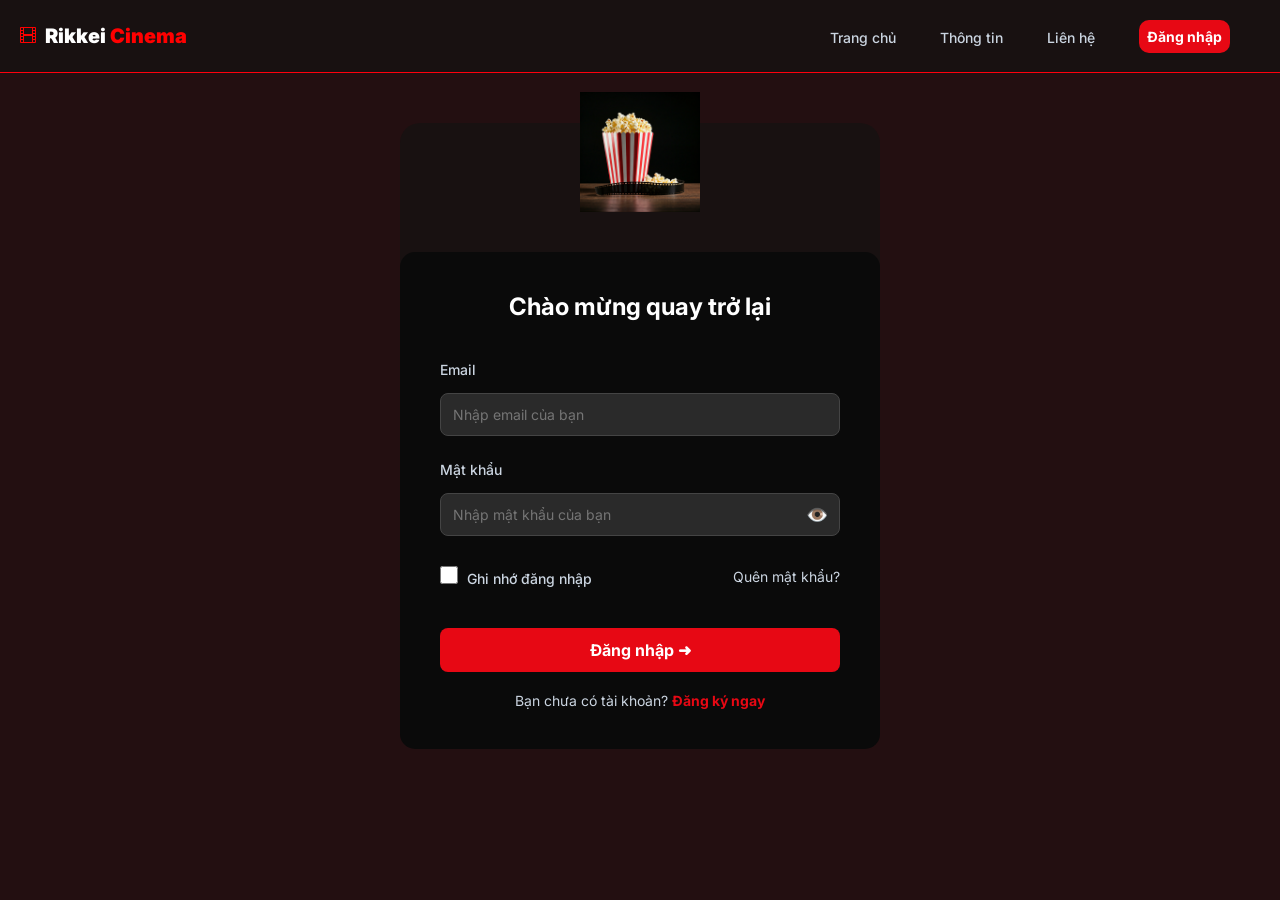
<file: login.html>
﻿<!DOCTYPE html>
<html lang="en">
<head>
    <meta charset="UTF-8">
    <meta name="viewport" content="width=device-width, initial-scale=1.0">
    <title>Login</title>
    <link rel="stylesheet" href="./css/login.css">
    <link rel="preconnect" href="https://fonts.googleapis.com">
<link rel="preconnect" href="https://fonts.gstatic.com" crossorigin>
<link href="https://fonts.googleapis.com/css2?family=Cabin:ital,wght@0,400..700;1,400..700&family=Inter:ital,opsz,wght@0,14..32,100..900;1,14..32,100..900&family=Montserrat:ital,wght@0,100..900;1,100..900&display=swap" rel="stylesheet">
    <link rel="stylesheet" href="./css/responsive.css" />
</head>
<body>
    <header>
            <div class="logo">
                <svg xmlns="http://www.w3.org/2000/svg" width="16" height="16" fill="currentColor" class="bi bi-film icon-logo" viewBox="0 0 16 16">
                    <path d="M0 1a1 1 0 0 1 1-1h14a1 1 0 0 1 1 1v14a1 1 0 0 1-1 1H1a1 1 0 0 1-1-1zm4 0v6h8V1zm8 8H4v6h8zM1 1v2h2V1zm2 3H1v2h2zM1 7v2h2V7zm2 3H1v2h2zm-2 3v2h2v-2zM15 1h-2v2h2zm-2 3v2h2V4zm2 3h-2v2h2zm-2 3v2h2v-2zm2 3h-2v2h2z"/>
                </svg>
                <span class="icon_main" style="color: white">Rikkei</span>
                <span class="icon_main" style="color: red">Cinema</span>
            </div>
            <div class="navi">
                <li><a href="./index.html">Trang chủ</a></li>
                <li><a href="/infor">Thông tin</a></li>
                <li><a href="/contact">Liên hệ</a></li>
                <li class="btn-log">Đăng nhập</li>
            </div>
    </header>
    <main>
        <div class="form_container_log">
            <img src="./assets/images/popcorn.png" alt="popcorn">
            <div class="form_log">
                <h2>Chào mừng quay trở lại</h2>
                <form>
                    <label for="email">Email</label>
                    <input type="email" id="email" name="email" placeholder="Nhập email của bạn" >   
                    <label for="password">Mật khẩu</label>
                    <div class="password-input">
                        <input type="password" id="password" name="password" placeholder="Nhập mật khẩu của bạn" >
                        <span class="toggle-password">👁️</span>
                    </div>
                    <div class="form-options">
                        <div>
                            <input type="checkbox" id="remember" name="remember">
                            <label for="remember" class="remember-label">Ghi nhớ đăng nhập</label>
                        </div>
                        <a href="#" class="forgot-password">Quên mật khẩu?</a>
                    </div>
                    <button type="submit" class="btn-login">Đăng nhập ➜</button>
                </form>
                <p class="signup-text">Bạn chưa có tài khoản? <a href="./register.html">Đăng ký ngay</a></p>
            </div>
        </div>
    </main>

    <div class="modal-overlay hidden" id="success-modal-overlay">
        <div class="modal-box">
            <div class="modal-header">
                <h3>Đăng nhập thành công</h3>
                <button type="button" class="modal-close" id="success-modal-close">×</button>
            </div>
            <p class="modal-text">Chào mừng bạn đến với trang web của Rikkei.</p>
            <div class="modal-buttons">
                <button type="button" class="modal-button" id="success-modal-ok">Tiếp tục</button>
            </div>
        </div>
    </div>

    <div class="modal-overlay hidden" id="failure-modal-overlay">
        <div class="modal-box">
            <div class="modal-header">
                <h3>Đăng nhập thất bại</h3>
                <button type="button" class="modal-close" id="failure-modal-close">×</button>
            </div>
            <p class="modal-text">Email hoặc mật khẩu không đúng. Vui lòng thử lại.</p>
            <div class="modal-buttons">
                <button type="button" class="modal-button" id="failure-modal-ok">Thử lại</button>
            </div>
        </div>
    </div>

    <script type="module" src="./js/login.js"></script>
</html>
</file>
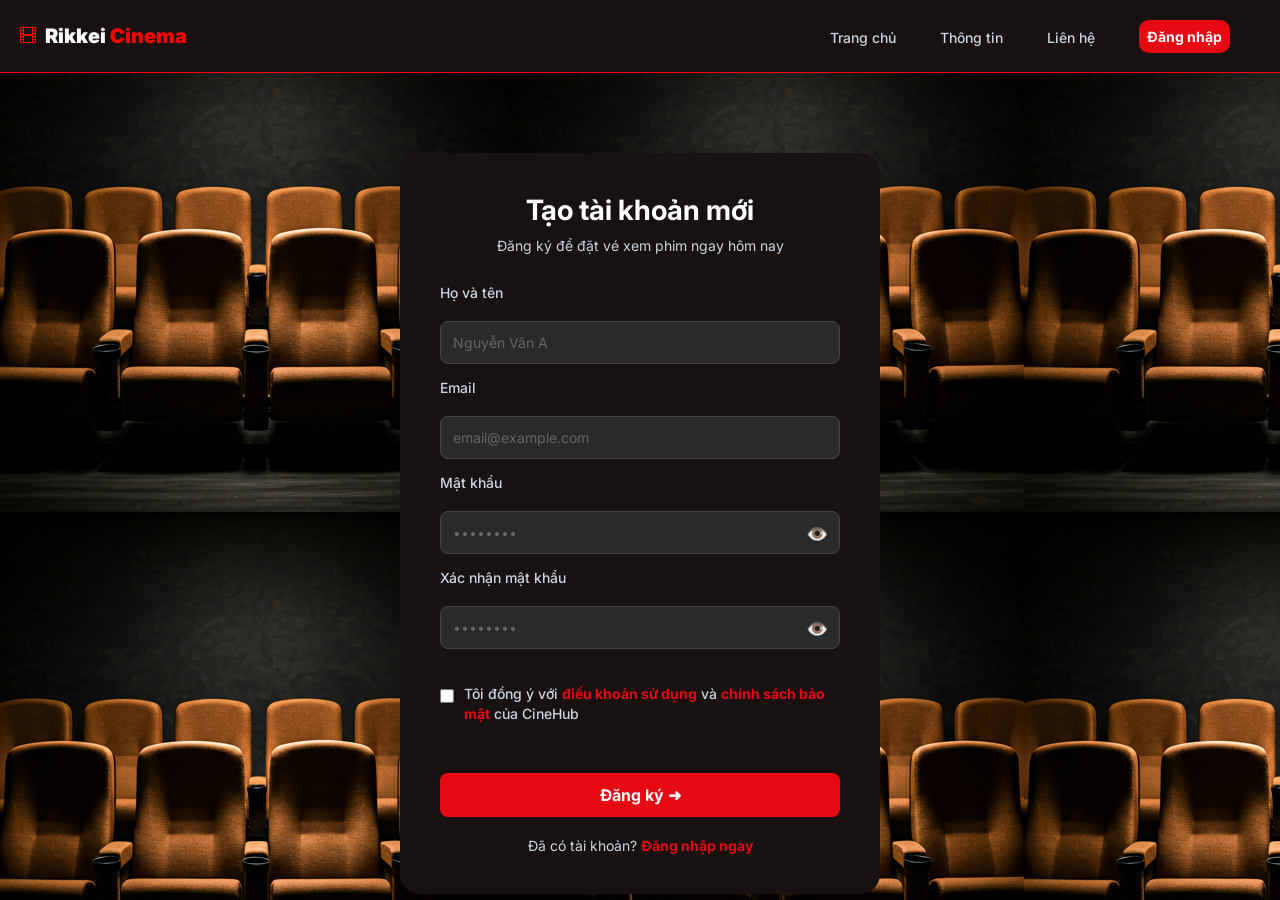
<file: register.html>
﻿<!DOCTYPE html>
<html lang="en">
<head>
    <meta charset="UTF-8">
    <meta name="viewport" content="width=device-width, initial-scale=1.0">
    <title>Login</title>
    <link rel="stylesheet" href="./css/register.css">
    <link rel="preconnect" href="https://fonts.googleapis.com">
<link rel="preconnect" href="https://fonts.gstatic.com" crossorigin>
<link href="https://fonts.googleapis.com/css2?family=Cabin:ital,wght@0,400..700;1,400..700&family=Inter:ital,opsz,wght@0,14..32,100..900;1,14..32,100..900&family=Montserrat:ital,wght@0,100..900;1,100..900&display=swap" rel="stylesheet">
    <link rel="stylesheet" href="./css/responsive.css" />
</head>
<body>
    <header>
            <div class="logo">
                <svg xmlns="http://www.w3.org/2000/svg" width="16" height="16" fill="currentColor" class="bi bi-film icon-logo" viewBox="0 0 16 16">
                    <path d="M0 1a1 1 0 0 1 1-1h14a1 1 0 0 1 1 1v14a1 1 0 0 1-1 1H1a1 1 0 0 1-1-1zm4 0v6h8V1zm8 8H4v6h8zM1 1v2h2V1zm2 3H1v2h2zM1 7v2h2V7zm2 3H1v2h2zm-2 3v2h2v-2zM15 1h-2v2h2zm-2 3v2h2V4zm2 3h-2v2h2zm-2 3v2h2v-2zm2 3h-2v2h2z"/>
                </svg>
                <span class="icon_main" style="color: white">Rikkei</span>
                <span class="icon_main" style="color: red">Cinema</span>
            </div>
            <div class="navi">
                <li><a href="./index.html">Trang chủ</a></li>
                <li><a href="/infor">Thông tin</a></li>
                <li><a href="/contact">Liên hệ</a></li>
                <li class="btn-log">Đăng nhập</li>
            </div>
    </header>
    <main>
        <div class="form_container_reg">
            <div class="form_reg">
                <h2>Tạo tài khoản mới</h2>
                <p class="form_subtitle">Đăng ký để đặt vé xem phim ngay hôm nay</p>
                
                <form>
                    <label for="fullname">Họ và tên</label>
                    <input type="text" id="fullname" name="fullname" placeholder="Nguyễn Văn A" >
                    
                    <label for="email">Email</label> 
                    <input type="email" id="email" name="email" placeholder="email@example.com" >
                    
                    <label for="password">Mật khẩu</label>
                    <div class="password-input">
                        <input type="password" id="password" name="password" placeholder="••••••••">
                        <span class="toggle-password">👁️</span>
                    </div>
                    
                    <label for="confirm-password">Xác nhận mật khẩu</label>
                    <div class="password-input">
                        <input type="password" id="confirm-password" name="confirm-password" placeholder="••••••••" >
                        <span class="toggle-password">👁️</span>
                    </div>
                    
                    <div class="form-agreement">
                        <input type="checkbox" id="agreement" name="agreement" >
                        <label for="agreement" class="agreement-label" >Tôi đồng ý với <span>điều khoản sử dụng</span> và <span>chính sách bảo mật</span> của CineHub</label>
                    </div>
                    
                    <button type="submit" class="btn-register">Đăng ký ➜</button>
                </form>
                
                <p class="login-text">Đã có tài khoản? <a href="./login.html">Đăng nhập ngay</a></p>
            </div>
        </div>  
    </main>
    <script type="module" src="./js/register.js"></script>
</body>
</html>
</file>
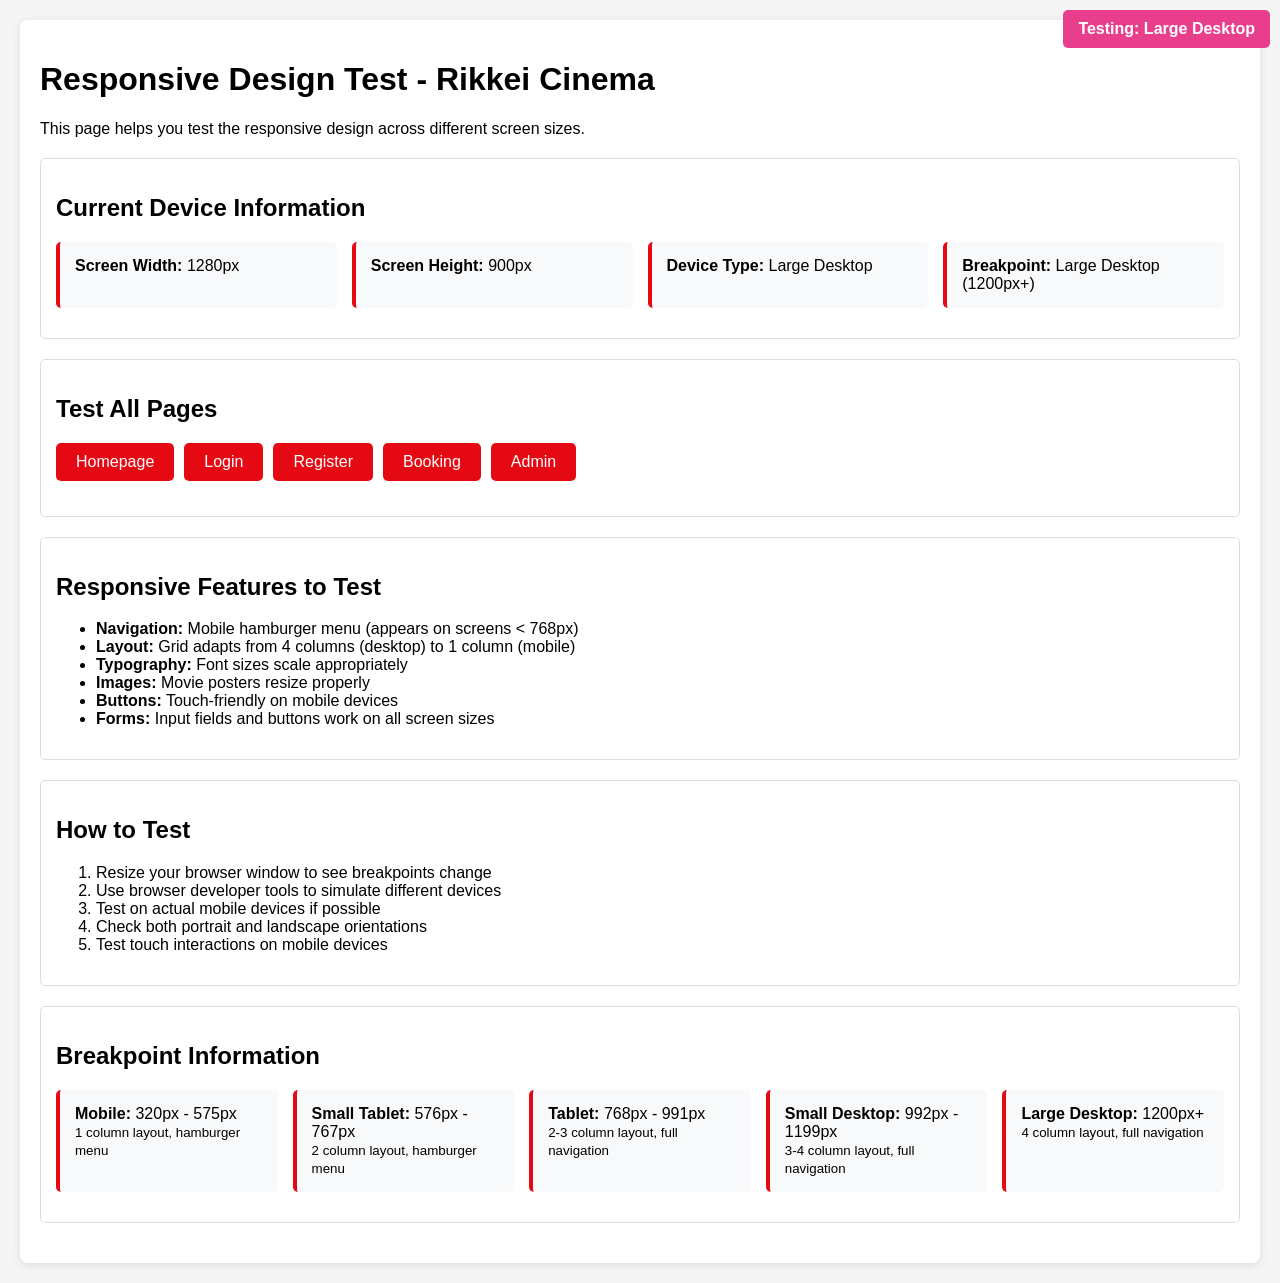
<file: docs/test-responsive.html>
<!DOCTYPE html>
<html lang="en">
<head>
    <meta charset="UTF-8">
    <meta name="viewport" content="width=device-width, initial-scale=1.0">
    <title>Responsive Design Test - Rikkei Cinema</title>
    <style>
        body {
            font-family: Arial, sans-serif;
            margin: 0;
            padding: 20px;
            background: #f5f5f5;
        }
        .test-container {
            max-width: 1200px;
            margin: 0 auto;
            background: white;
            padding: 20px;
            border-radius: 8px;
            box-shadow: 0 2px 10px rgba(0,0,0,0.1);
        }
        .breakpoint-indicator {
            position: fixed;
            top: 10px;
            right: 10px;
            background: #e50914;
            color: white;
            padding: 10px 15px;
            border-radius: 5px;
            font-weight: bold;
            z-index: 1000;
        }
        .test-section {
            margin: 20px 0;
            padding: 15px;
            border: 1px solid #ddd;
            border-radius: 5px;
        }
        .device-info {
            display: grid;
            grid-template-columns: repeat(auto-fit, minmax(200px, 1fr));
            gap: 15px;
            margin: 15px 0;
        }
        .device-card {
            background: #f8f9fa;
            padding: 15px;
            border-radius: 5px;
            border-left: 4px solid #e50914;
        }
        .test-links {
            display: flex;
            flex-wrap: wrap;
            gap: 10px;
            margin: 20px 0;
        }
        .test-link {
            background: #e50914;
            color: white;
            padding: 10px 20px;
            text-decoration: none;
            border-radius: 5px;
            transition: background 0.3s;
        }
        .test-link:hover {
            background: #f40612;
        }
        @media (max-width: 575px) {
            .breakpoint-indicator {
                background: #28a745;
            }
            .device-info {
                grid-template-columns: 1fr;
            }
        }
        @media (min-width: 576px) and (max-width: 767px) {
            .breakpoint-indicator {
                background: #ffc107;
            }
        }
        @media (min-width: 768px) and (max-width: 991px) {
            .breakpoint-indicator {
                background: #17a2b8;
            }
        }
        @media (min-width: 992px) and (max-width: 1199px) {
            .breakpoint-indicator {
                background: #6f42c1;
            }
        }
        @media (min-width: 1200px) {
            .breakpoint-indicator {
                background: #e83e8c;
            }
        }
    </style>
</head>
<body>
    <div class="breakpoint-indicator" id="breakpoint">
        Testing: <span id="breakpoint-size"></span>
    </div>

    <div class="test-container">
        <h1>Responsive Design Test - Rikkei Cinema</h1>
        <p>This page helps you test the responsive design across different screen sizes.</p>

        <div class="test-section">
            <h2>Current Device Information</h2>
            <div class="device-info">
                <div class="device-card">
                    <strong>Screen Width:</strong> <span id="screen-width"></span>px
                </div>
                <div class="device-card">
                    <strong>Screen Height:</strong> <span id="screen-height"></span>px
                </div>
                <div class="device-card">
                    <strong>Device Type:</strong> <span id="device-type"></span>
                </div>
                <div class="device-card">
                    <strong>Breakpoint:</strong> <span id="current-breakpoint"></span>
                </div>
            </div>
        </div>

        <div class="test-section">
            <h2>Test All Pages</h2>
            <div class="test-links">
                <a href="index.html" class="test-link">Homepage</a>
                <a href="login.html" class="test-link">Login</a>
                <a href="register.html" class="test-link">Register</a>
                <a href="booking.html" class="test-link">Booking</a>
                <a href="admin.html" class="test-link">Admin</a>
            </div>
        </div>

        <div class="test-section">
            <h2>Responsive Features to Test</h2>
            <ul>
                <li><strong>Navigation:</strong> Mobile hamburger menu (appears on screens &lt; 768px)</li>
                <li><strong>Layout:</strong> Grid adapts from 4 columns (desktop) to 1 column (mobile)</li>
                <li><strong>Typography:</strong> Font sizes scale appropriately</li>
                <li><strong>Images:</strong> Movie posters resize properly</li>
                <li><strong>Buttons:</strong> Touch-friendly on mobile devices</li>
                <li><strong>Forms:</strong> Input fields and buttons work on all screen sizes</li>
            </ul>
        </div>

        <div class="test-section">
            <h2>How to Test</h2>
            <ol>
                <li>Resize your browser window to see breakpoints change</li>
                <li>Use browser developer tools to simulate different devices</li>
                <li>Test on actual mobile devices if possible</li>
                <li>Check both portrait and landscape orientations</li>
                <li>Test touch interactions on mobile devices</li>
            </ol>
        </div>

        <div class="test-section">
            <h2>Breakpoint Information</h2>
            <div class="device-info">
                <div class="device-card">
                    <strong>Mobile:</strong> 320px - 575px
                    <br><small>1 column layout, hamburger menu</small>
                </div>
                <div class="device-card">
                    <strong>Small Tablet:</strong> 576px - 767px
                    <br><small>2 column layout, hamburger menu</small>
                </div>
                <div class="device-card">
                    <strong>Tablet:</strong> 768px - 991px
                    <br><small>2-3 column layout, full navigation</small>
                </div>
                <div class="device-card">
                    <strong>Small Desktop:</strong> 992px - 1199px
                    <br><small>3-4 column layout, full navigation</small>
                </div>
                <div class="device-card">
                    <strong>Large Desktop:</strong> 1200px+
                    <br><small>4 column layout, full navigation</small>
                </div>
            </div>
        </div>
    </div>

    <script>
        function updateDeviceInfo() {
            const width = window.innerWidth;
            const height = window.innerHeight;
            const breakpointElement = document.getElementById('breakpoint');
            const widthElement = document.getElementById('screen-width');
            const heightElement = document.getElementById('screen-height');
            const deviceElement = document.getElementById('device-type');
            const breakpointTypeElement = document.getElementById('current-breakpoint');
            const breakpointSizeElement = document.getElementById('breakpoint-size');

            widthElement.textContent = width;
            heightElement.textContent = height;

            let deviceType = '';
            let breakpointType = '';
            let breakpointSize = '';

            if (width <= 575) {
                deviceType = 'Mobile';
                breakpointType = 'Mobile (320px - 575px)';
                breakpointSize = 'Mobile';
                breakpointElement.style.background = '#28a745';
            } else if (width <= 767) {
                deviceType = 'Small Tablet';
                breakpointType = 'Small Tablet (576px - 767px)';
                breakpointSize = 'Small Tablet';
                breakpointElement.style.background = '#ffc107';
            } else if (width <= 991) {
                deviceType = 'Tablet';
                breakpointType = 'Tablet (768px - 991px)';
                breakpointSize = 'Tablet';
                breakpointElement.style.background = '#17a2b8';
            } else if (width <= 1199) {
                deviceType = 'Small Desktop';
                breakpointType = 'Small Desktop (992px - 1199px)';
                breakpointSize = 'Small Desktop';
                breakpointElement.style.background = '#6f42c1';
            } else {
                deviceType = 'Large Desktop';
                breakpointType = 'Large Desktop (1200px+)';
                breakpointSize = 'Large Desktop';
                breakpointElement.style.background = '#e83e8c';
            }

            deviceElement.textContent = deviceType;
            breakpointTypeElement.textContent = breakpointType;
            breakpointSizeElement.textContent = breakpointSize;
        }

        // Update on load and resize
        updateDeviceInfo();
        window.addEventListener('resize', updateDeviceInfo);

        // Log device info for debugging
        console.log('Responsive Test Loaded');
        console.log('Screen Size:', window.innerWidth + 'x' + window.innerHeight);
        console.log('User Agent:', navigator.userAgent);
    </script>
</body>
</html>
</file>
<file: css/login.css>
*{
    margin: 0;
    padding: 0;
    box-sizing: border-box;
    font-family: Inter;
    
}
body{
    background: linear-gradient(to bottom, #230F11 50%, #230F11 80%);
    min-height: 100vh;
}
header{
    width: 100%;
    height: 73px;
    background-color: #181111;
    display: flex;
    flex-direction: row;
    align-items: center;
    justify-content: space-between;
    padding: 20;    
    border-bottom: 1px solid #ff000d;
}
.navi{
    display: flex;
    flex-direction: row;
    align-items: center;
    justify-content: space-between;
    width: 400px;
    margin-right: 50px;
}
.logo{
    font-size: 20px;
    font-weight: 900;
}
.icon-logo{
    color: red;
    margin-right: 5px;
    margin-left: 20px;
}
.navi li{
    list-style: none;
    font-size: 18px;
    font-weight: 500;
    color: #000;
    cursor: pointer;
}
.navi li a{
    text-decoration: none;
    color: #fff;
    font-size: 14px;
    font-weight: 500;
    color: #CBD5E1;
}
.btn-log{
    background-color: #E70814;
    padding: 8px;
    border-radius: 10px;
    border: none;
    
}
.navi li.btn-log{
    color: #ffffff;
    font-size: 14px;
    font-weight: 700;
}
.form_container_log{
    width: 480px;
    height: 614px;
    background-color: #181111;
    border-radius: 20px;
    display: flex;
    flex-direction: column;
    align-items: center;
    justify-content: center;
    margin: 50px auto;
}
.form_container_log img{
    width: 120px;
    height: auto;
    margin-bottom: 20px;
}
.form_log{
    width: 100%;
    padding: 40px;
    text-align: center;
    border-radius: 15px;
    background-color: #0a0a0a;
    margin: 20px;
}
.form_log h2{
    color: #ffffff;
    font-size: 24px;
    font-weight: 700;
    margin-bottom: 30px;
}
.form_log form{
    display: flex;
    flex-direction: column;
    gap: 15px;
}
.form_log label{
    text-align: left;
    color: #CBD5E1;
    font-size: 14px;
    font-weight: 500;
    margin-top: 10px;
}
.form_log input[type="email"],
.form_log input[type="password"]{
    padding: 12px;
    background-color: #2a2a2a;
    border: 1px solid #444;
    border-radius: 8px;
    color: #fff;
    font-size: 14px;
    outline: none;
    width: 100%;
    box-sizing: border-box;
}
.password-input{
    position: relative;
    width: 100%;
    display: block;
}
.toggle-password{
    position: absolute;
    right: 12px;
    top: 50%;
    transform: translateY(-50%);
    cursor: pointer;
    font-size: 18px;
}
.form-options{
    display: flex;
    justify-content: space-between;
    align-items: center;
    margin: 15px 0;
}
.form-options input[type="checkbox"]{
    width: 18px;
    height: 18px;
    cursor: pointer;
}
.remember-label{
    font-size: 14px;
    color: #CBD5E1;
    margin-left: 5px;
}
.forgot-password{
    color: #CBD5E1;
    text-decoration: none;
    font-size: 14px;
    cursor: pointer;
}
.forgot-password:hover{
    color: #E70814;
}
.btn-login{
    background-color: #E70814;
    color: #fff;
    padding: 12px;
    border: none;
    border-radius: 8px;
    font-size: 16px;
    font-weight: 700;
    cursor: pointer;
    margin-top: 10px;
}
.btn-login:hover{
    background-color: #ff1a24;
}
.signup-text{
    color: #CBD5E1;
    font-size: 14px;
    margin-top: 20px;
}
.signup-text a{
    color: #E70814;
    text-decoration: none;
    font-weight: 700;
}
.signup-text a:hover{
    text-decoration: underline;
}

.modal-overlay {
    position: fixed;
    inset: 0;
    background-color: rgba(0, 0, 0, 0.65);
    display: flex;
    align-items: center;
    justify-content: center;
    z-index: 9999;
    padding: 1rem;
}

.modal-overlay.hidden {
    display: none;
}

.modal-box {
    width: min(100%, 420px);
    background-color: #141414;
    border-radius: 20px;
    padding: 24px;
    box-shadow: 0 20px 60px rgba(0, 0, 0, 0.45);
    border: 1px solid rgba(255, 255, 255, 0.08);
}

.modal-header {
    display: flex;
    align-items: center;
    justify-content: space-between;
    gap: 1rem;
}

.modal-header h3 {
    font-size: 1.35rem;
    color: #fff;
}

.modal-close {
    background: transparent;
    border: none;
    color: #fff;
    font-size: 1.7rem;
    cursor: pointer;
}

.modal-text {
    margin: 1rem 0 1.5rem;
    color: #cbd5e1;
    line-height: 1.7;
    font-size: 0.98rem;
}

.modal-buttons {
    display: flex;
    justify-content: flex-end;
    gap: 0.75rem;
    flex-wrap: wrap;
}

.modal-button {
    padding: 0.95rem 1.2rem;
    border: none;
    border-radius: 12px;
    font-weight: 700;
    cursor: pointer;
    background-color: #e50914;
    color: #fff;
}

.modal-button.cancel {
    background-color: rgba(255, 255, 255, 0.08);
    color: #fff;
    border: 1px solid rgba(255, 255, 255, 0.14);
}
</file>
<file: css/responsive.css>
/* Responsive Design for Rikkei Cinema - All Devices */

/* ===== MOBILE FIRST APPROACH ===== */

/* Extra Small Devices (320px - 575px) */
@media (max-width: 575px) {
    /* Navbar */
    .navbar {
        padding: 1rem 1rem;
        flex-wrap: wrap;
        gap: 1rem;
    }

    .logo_index {
        font-size: 1.2rem;
    }

    .choice_index ul {
        display: none;
    }

    .btn_log_reg {
        width: 100%;
        text-align: center;
    }

    .btn-auth {
        padding: 0.5rem 1rem;
        font-size: 0.85rem;
    }

    /* Hero Section */
    .hero-section {
        height: 70vh;
        min-height: 500px;
        padding: 0 1rem;
    }

    .hero-content {
        max-width: 100%;
        margin-top: 2rem;
    }

    .hero-title {
        font-size: 2.5rem;
        line-height: 1.2;
        margin-bottom: 1rem;
    }

    .hero-description {
        font-size: 1rem;
        margin-bottom: 1.5rem;
    }

    .hero-buttons {
        flex-direction: column;
        gap: 0.8rem;
    }

    .btn {
        padding: 0.8rem 1.5rem;
        font-size: 0.9rem;
    }

    /* Movie List */
    .movie_list {
        flex-direction: column;
        gap: 1rem;
        padding: 0 1rem;
    }

    .movie_item {
        width: 100%;
        height: auto;
        min-height: 400px;
        margin-top: 1rem;
    }

    .movie_item img {
        height: 60%;
    }

    /* Sale Section */
    .sale_container {
        padding: 3rem 1rem 2rem;
    }

    .sale_container h2 {
        font-size: 1.8rem;
    }

    .sale {
        flex-direction: column;
        align-items: center;
        gap: 1rem;
    }

    .sale_item {
        width: 100%;
        min-width: unset;
        padding: 1.2rem;
    }

    /* Features Section */
    .features_section {
        padding: 3rem 1rem 2rem;
    }

    .features_section h2 {
        font-size: 1.8rem;
    }

    .feature_cards {
        width: 100%;
        gap: 1rem;
    }

    .feature_card {
        min-width: unset;
        padding: 1rem;
    }

    .subscribe_section {
        width: 100%;
        padding: 1rem;
    }

    .subscribe_text h3 {
        font-size: 1.3rem;
    }

    .subscribe_form {
        flex-direction: column;
        width: 100%;
    }

    .subscribe_form input {
        width: 100%;
        min-width: unset;
    }

    .subscribe_form button {
        width: 100%;
    }

    /* Footer */
    .footer {
        padding: 2rem 1rem 1.5rem;
    }

    .footer-content {
        flex-direction: column;
        gap: 1.5rem;
    }

    .footer-nav ul {
        flex-direction: column;
        gap: 1rem;
        text-align: center;
    }

    .footer-social {
        justify-content: center;
    }

    /* Modal */
    .modal-box {
        width: 95%;
        padding: 1.5rem;
    }

    .modal-header h3 {
        font-size: 1.2rem;
    }

    .modal-buttons {
        flex-direction: column;
    }

    .modal-button {
        width: 100%;
    }
}

/* Small Devices (576px - 767px) */
@media (min-width: 576px) and (max-width: 767px) {
    /* Navbar */
    .navbar {
        padding: 1rem 2rem;
    }

    .choice_index ul {
        gap: 1.5rem;
    }

    .choice_index a {
        font-size: 0.9rem;
    }

    /* Hero Section */
    .hero-section {
        padding: 0 2rem;
    }

    .hero-title {
        font-size: 3rem;
    }

    .hero-description {
        font-size: 1.1rem;
    }

    /* Movie List */
    .movie_list {
        padding: 0 2rem;
    }

    .movie_item {
        width: 48%;
    }

    /* Sale Section */
    .sale_container {
        padding: 3rem 2rem 2rem;
    }

    .sale_item {
        width: 48%;
        min-width: unset;
    }

    /* Features Section */
    .features_section {
        padding: 3rem 2rem 2rem;
    }

    .feature_cards {
        width: 100%;
    }

    .feature_card {
        flex: 1 1 45%;
    }

    .subscribe_section {
        width: 100%;
        padding: 1.5rem;
    }
}

/* Medium Devices (768px - 991px) - Tablets */
@media (min-width: 768px) and (max-width: 991px) {
    /* Navbar */
    .navbar {
        padding: 1.2rem 3rem;
    }

    .choice_index ul {
        gap: 2rem;
    }

    /* Hero Section */
    .hero-section {
        padding: 0 3rem;
    }

    .hero-title {
        font-size: 3.5rem;
    }

    /* Movie List */
    .movie_list {
        padding: 0 3rem;
    }

    .movie_item {
        width: 30%;
    }

    /* Sale Section */
    .sale_container {
        padding: 4rem 3rem 3rem;
    }

    .sale_item {
        width: 31%;
    }

    /* Features Section */
    .features_section {
        padding: 4rem 3rem 3rem;
    }

    .feature_cards {
        width: 95%;
    }

    .subscribe_section {
        width: 95%;
    }
}

/* Large Devices (992px - 1199px) - Small Desktops */
@media (min-width: 992px) and (max-width: 1199px) {
    /* Hero Section */
    .hero-section {
        padding: 0 3.5rem;
    }

    .hero-title {
        font-size: 4rem;
    }

    /* Movie List */
    .movie_list {
        padding: 0 3.5rem;
    }

    .movie_item {
        width: 23%;
    }

    /* Sale Section */
    .sale_container {
        padding: 4rem 3.5rem 3rem;
    }

    .sale_item {
        width: 31%;
    }

    /* Features Section */
    .features_section {
        padding: 4rem 3.5rem 3rem;
    }
}

/* Extra Large Devices (1200px+) - Large Desktops */
@media (min-width: 1200px) {
    /* Hero Section */
    .hero-section {
        padding: 0 4rem;
    }

    .hero-title {
        font-size: 4.5rem;
    }

    /* Movie List */
    .movie_list {
        padding: 0 4rem;
    }

    .movie_item {
        width: 20%;
    }

    /* Sale Section */
    .sale_container {
        padding: 5rem 4rem 3rem;
    }

    .sale_item {
        width: 30%;
    }

    /* Features Section */
    .features_section {
        padding: 4rem 0 3rem;
    }
}

/* ===== SPECIAL MOBILE FEATURES ===== */

/* Mobile Menu Toggle */
@media (max-width: 767px) {
    .mobile-menu-toggle {
        display: block;
        background: none;
        border: none;
        color: white;
        font-size: 1.5rem;
        cursor: pointer;
        padding: 0.5rem;
    }

    .mobile-menu-toggle.active {
        position: fixed;
        top: 1rem;
        right: 1rem;
        z-index: 1001;
    }

    .choice_index.mobile-open {
        display: block;
        position: fixed;
        top: 0;
        left: 0;
        width: 100%;
        height: 100vh;
        background: rgba(14, 19, 29, 0.98);
        z-index: 1000;
        padding: 5rem 2rem 2rem;
    }

    .choice_index.mobile-open ul {
        flex-direction: column;
        gap: 2rem;
        text-align: center;
    }

    .choice_index.mobile-open a {
        font-size: 1.2rem;
        color: white;
    }
}

@media (min-width: 768px) {
    .mobile-menu-toggle {
        display: none;
    }
}

/* ===== TOUCH DEVICE OPTIMIZATIONS ===== */

@media (hover: none) and (pointer: coarse) {
    .btn:hover {
        transform: none;
    }

    .sale_item:hover {
        transform: none;
    }

    .social-icon:hover {
        transform: none;
    }

    .btn:active {
        transform: scale(0.98);
    }

    .sale_item:active {
        transform: scale(0.98);
    }

    .social-icon:active {
        transform: scale(0.9);
    }
}

/* ===== HIGH DPI DISPLAYS ===== */

@media (-webkit-min-device-pixel-ratio: 2), (min-resolution: 192dpi) {
    .logo_index svg {
        -webkit-font-smoothing: antialiased;
        -moz-osx-font-smoothing: grayscale;
    }
}

/* ===== LANDSCAPE ORIENTATIONS ===== */

@media (max-width: 767px) and (orientation: landscape) {
    .hero-section {
        height: 90vh;
        min-height: 400px;
    }

    .hero-title {
        font-size: 2rem;
    }

    .hero-description {
        font-size: 0.9rem;
        margin-bottom: 1rem;
    }

    .hero-buttons {
        gap: 0.5rem;
    }

    .btn {
        padding: 0.6rem 1rem;
        font-size: 0.8rem;
    }
}

/* ===== ACCESSIBILITY ===== */

@media (prefers-reduced-motion: reduce) {
    * {
        animation-duration: 0.01ms !important;
        animation-iteration-count: 1 !important;
        transition-duration: 0.01ms !important;
    }
}

/* ===== DARK MODE SUPPORT ===== */

@media (prefers-color-scheme: light) {
    :root {
        --bg-dark: #f8f9fa;
        --text-light: #212529;
        --text-muted: #6c757d;
        --navbar-border: #dee2e6;
    }

    .navbar {
        background-color: rgba(248, 249, 250, 0.95);
        border-bottom-color: #dee2e6;
    }

    .hero-overlay {
        background: linear-gradient(
            to right,
            rgba(248, 249, 250, 1) 0%,
            rgba(248, 249, 250, 0.8) 30%,
            rgba(248, 249, 250, 0) 60%,
            rgba(248, 249, 250, 0) 100%
        ),
        linear-gradient(
            to top,
            rgba(248, 249, 250, 1) 0%,
            rgba(248, 249, 250, 0) 30%
        );
    }

    .hero-title {
        color: #212529;
    }

    .hero-description {
        color: #495057;
    }

    .sale_container {
        background: #e9ecef;
    }

    .features_section {
        background: linear-gradient(180deg, #f8f9fa 0%, #e9ecef 100%);
    }

    .footer {
        background-color: #343a40;
        border-top-color: #495057;
    }
}

/* ===== PRINT STYLES ===== */

@media print {
    .navbar,
    .hero-buttons,
    .footer-social,
    .modal-overlay {
        display: none !important;
    }

    .hero-section {
        height: auto;
        min-height: auto;
        background: none;
        color: black;
    }

    .hero-overlay {
        display: none;
    }

    .hero-title,
    .hero-description {
        color: black;
    }

    body {
        background: white;
        color: black;
    }

    .sale_container,
    .features_section {
        background: white;
    }
}
</file>
<file: css/register.css>
*{
    margin: 0;
    padding: 0;
    box-sizing: border-box;
    font-family: Inter;
}
body{
    background-image: url('../assets/images/cinema_register_bg.png');
    min-height: 100vh;
}
header{
    width: 100%;
    height: 73px;
    background-color: #181111;
    display: flex;
    flex-direction: row;
    align-items: center;
    justify-content: space-between;
    padding: 20;    
    border-bottom: 1px solid #ff000d;
}
.navi{
    display: flex;
    flex-direction: row;
    align-items: center;
    justify-content: space-between;
    width: 400px;
    margin-right: 50px;
}
.logo{
    font-size: 20px;
    font-weight: 900;
}
.icon-logo{
    color: red;
    margin-right: 5px;
    margin-left: 20px;
}
.navi li{
    list-style: none;
    font-size: 18px;
    font-weight: 500;
    color: #000;
    cursor: pointer;
}
.navi li a{
    text-decoration: none;
    color: #fff;
    font-size: 14px;
    font-weight: 500;
    color: #CBD5E1;
}
.btn-log{
    background-color: #E70814;
    padding: 8px;
    border-radius: 10px;
    border: none;
    
}
.navi li.btn-log{
    color: #ffffff;
    font-size: 14px;
    font-weight: 700;
}

.form_container_reg{
    width: 480px;
    background-color: #181111;
    border-radius: 20px;
    display: flex;
    flex-direction: column;
    align-items: center;
    justify-content: center;
    margin: 50px auto;
    padding: 40px;
    margin-top: 80px;
    margin-bottom: 80px;
}

.form_reg{
    width: 100%;
    padding: 0;
    text-align: center;
    background-color: transparent;
}

.form_reg h2{
    color: #ffffff;
    font-size: 28px;
    font-weight: 700;
    margin-bottom: 10px;
}

.form_subtitle{
    color: #CBD5E1;
    font-size: 14px;
    margin-bottom: 30px;
}

.form_reg form{
    display: flex;
    flex-direction: column;
    gap: 15px;
    text-align: left;
}

.form_reg label{
    color: #CBD5E1;
    font-size: 14px;
    font-weight: 500;
    margin-bottom: 5px;
}

.form_reg input[type="text"],
.form_reg input[type="email"],
.form_reg input[type="password"]{
    padding: 12px;
    background-color: #2a2a2a;
    border: 1px solid #444;
    border-radius: 8px;
    color: #fff;
    font-size: 14px;
    outline: none;
    width: 100%;
    box-sizing: border-box;
    transition: all 0.3s ease;
}

.form_reg input[type="text"]::placeholder,
.form_reg input[type="email"]::placeholder,
.form_reg input[type="password"]::placeholder{
    color: #666;
}

.form_reg input[type="text"]:focus,
.form_reg input[type="email"]:focus,
.form_reg input[type="password"]:focus{
    border: 2px solid #E70814;
    box-shadow: 0 0 15px rgba(231, 8, 20, 0.6), inset 0 0 5px rgba(231, 8, 20, 0.2);
    background-color: #333;
}

.password-input{
    position: relative;
    width: 100%;
    display: block;
}

.toggle-password{
    position: absolute;
    right: 12px;
    top: 50%;
    transform: translateY(-50%);
    cursor: pointer;
    font-size: 18px;
    transition: transform 0.15s ease;
    user-select: none;
}

.toggle-password.clicked{
    animation: toggleClick 0.3s ease;
}

.form-agreement{
    display: flex;
    align-items: flex-start;
    gap: 10px;
    margin: 20px 0;
}

.form-agreement input[type="checkbox"]{
    width: 18px;
    height: 18px;
    cursor: pointer;
    margin-top: 3px;
}

.agreement-label{
    color: #CBD5E1;
    font-size: 13px;
    cursor: pointer;
    line-height: 1.4;
    margin: 0;
}

.agreement-label span{
    color: #E70814;
    font-weight: 700;
}

.btn-register{
    background-color: #E70814;
    color: #fff;
    padding: 12px;
    border: none;
    border-radius: 8px;
    font-size: 16px;
    font-weight: 700;
    cursor: pointer;
    margin-top: 10px;
    transition: all 0.3s ease;
}

.btn-register:hover{
    background-color: #ff1a24;
    transform: translateY(-2px);
    box-shadow: 0 8px 20px rgba(231, 8, 20, 0.4);
}

.btn-register:active{
    transform: translateY(0);
    box-shadow: 0 4px 12px rgba(231, 8, 20, 0.3);
}

.login-text{
    color: #CBD5E1;
    font-size: 14px;
    margin-top: 20px;
}

.login-text a{
    color: #E70814;
    text-decoration: none;
    font-weight: 700;
    transition: all 0.3s ease;
}

.login-text a:hover{
    text-decoration: underline;
    text-shadow: 0 0 8px rgba(231, 8, 20, 0.5);
}
</file>
